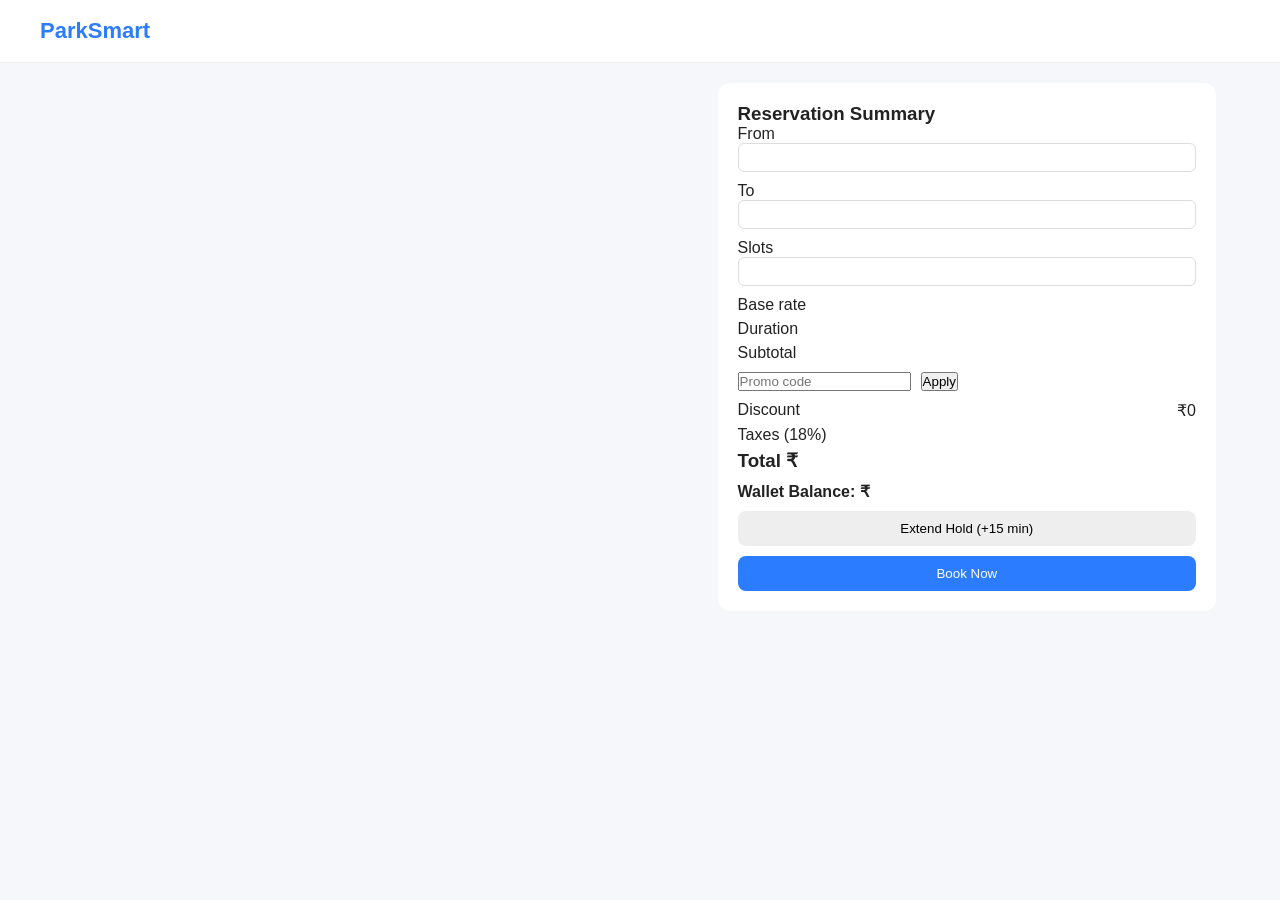
<file: booking.html>
<!DOCTYPE html>
<html lang="en">
<head>
  <meta charset="UTF-8">
  <title>Booking - ParkSmart</title>
  <link rel="stylesheet" href="booking.css">
</head>
<body>
<header class="navbar">
  <div class="logo">ParkSmart</div>
</header>
<div class="booking-container">

  <!-- LEFT (REUSED CARD) -->
  <div class="left-panel">
    <div id="bookingLeftCard"></div>
  </div>

  <!-- RIGHT -->
  <div class="right-panel">

    <h3>Reservation Summary</h3>

    <div class="row">
      <label>From</label>
      <input id="fromTime" readonly>
    </div>

    <div class="row">
      <label>To</label>
      <input id="toTime" readonly>
    </div>

    <div class="row">
      <label>Slots</label>
      <input id="slots" readonly>
    </div>

    <div class="summary">
      <p>Base rate <span id="baseRate"></span></p>
      <p>Duration <span id="duration"></span></p>
      <p>Subtotal <span id="subtotal"></span></p>

      <div class="promo">
        <input id="promoInput" placeholder="Promo code">
        <button onclick="applyPromo()">Apply</button>
      </div>

      <p>Discount <span id="discount">₹0</span></p>
      <p>Taxes (18%) <span id="tax"></span></p>

      <h3>Total ₹<span id="total"></span></h3>
    </div>

    <div class="wallet">
      Wallet Balance: ₹<span id="wallet"></span>
    </div>

    <button id="extendBtn" class="secondary-btn">
      Extend Hold (+15 min)
    </button>

    <button id="bookBtn" class="primary-btn">
      Book Now
    </button>

  </div>

</div>

<!-- MODAL FIRST -->
<div id="confirmModal" class="modal-overlay hidden">
  <div class="modal-box">
    <h3>Confirm Booking</h3>

    <p id="confirmText"></p>

    <div class="modal-actions">
      <button id="cancelBtn" class="secondary-btn">Cancel</button>
      <button id="confirmBtn" class="primary-btn">Confirm</button>
    </div>
  </div>
</div>
</div>
<!-- ✅ SCRIPT LAST -->
<script src="booking.js"></script>

</body>
</html>


</body>
</html>
</file>
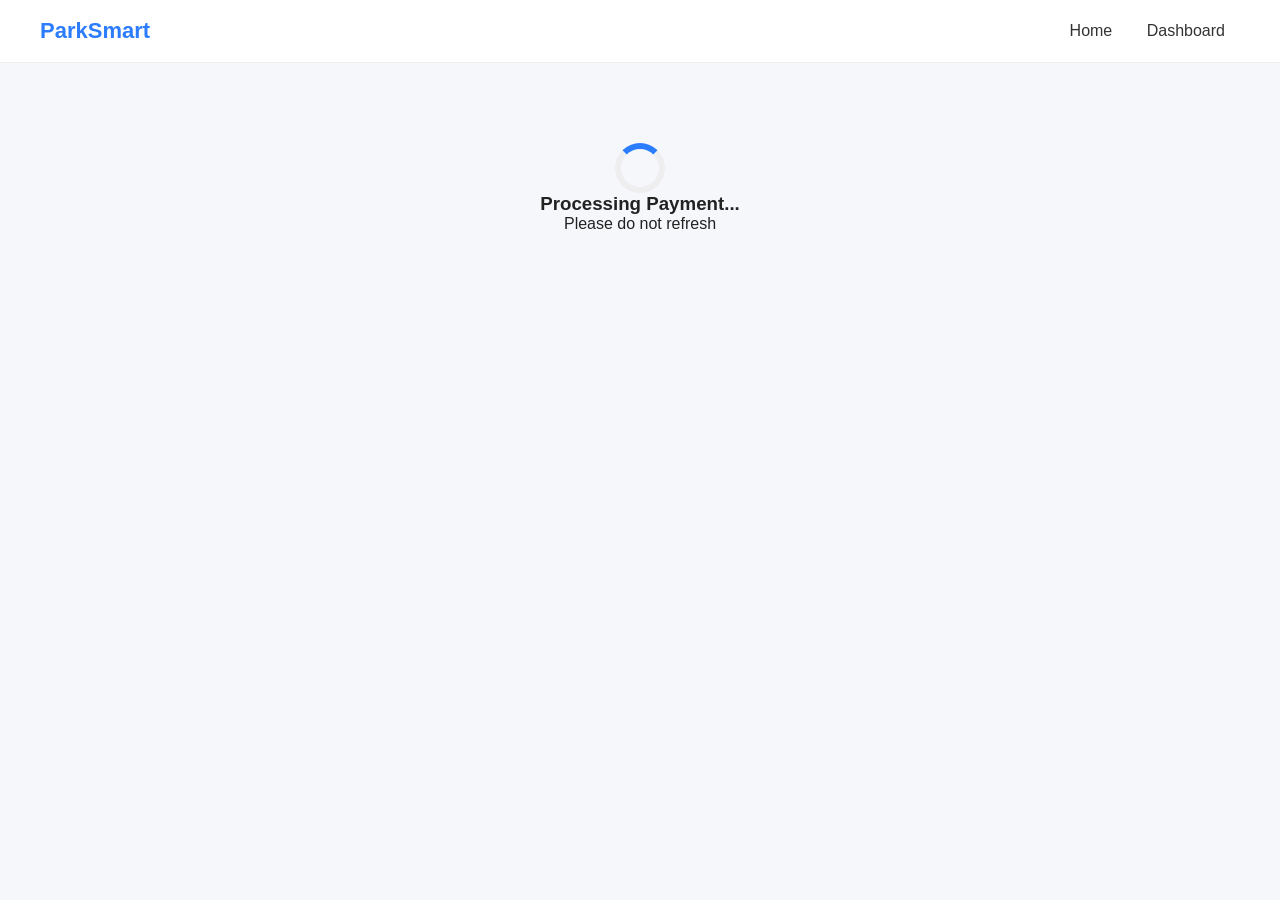
<file: confirmation.html>
<!DOCTYPE html>
<html lang="en">
<head>
  <meta charset="UTF-8">
  <title>Booking Confirmation - ParkSmart</title>
  <link rel="stylesheet" href="confirmation.css">
</head>
<body>

<!-- NAVBAR -->
<header class="navbar">
  <div class="logo">ParkSmart</div>

  <nav class="nav-links">
    <a href="#">Home</a>
    <a href="#" class="restricted">Dashboard</a>
  </nav>

</header>

<!-- MAIN -->
<div class="confirmation-container">

  <!-- PROCESSING -->
  <div id="loadingScreen" class="loading-screen">
    <div class="loader"></div>
    <h3>Processing Payment...</h3>
    <p>Please do not refresh</p>
  </div>

  <!-- SUCCESS -->
  <div id="successScreen" class="success-screen hidden">

    <h2>✅ Booking Confirmed</h2>

    <div id="bookingDetails" class="details"></div>

    <p class="redirect-text">
      Redirecting to dashboard in 
      <span id="countdown">30</span>s
    </p>

    <a href="dashboard.html" class="primary-btn">
      Go to Dashboard
    </a>

  </div>

</div>

<script src="confirmation.js"></script>
</body>
</html>
</file>
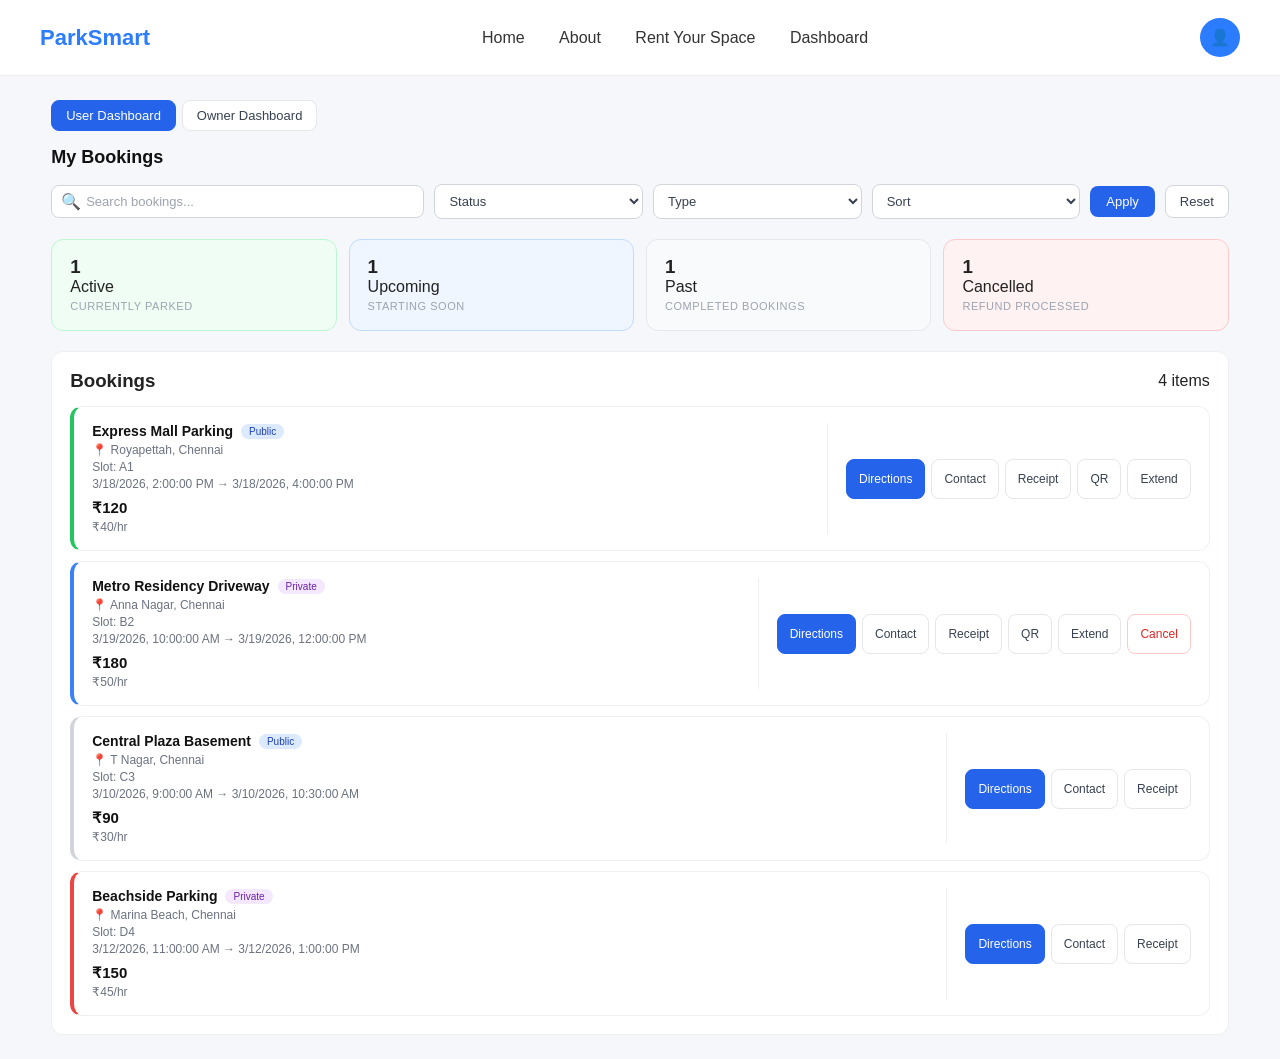
<file: dashboard.html>
<!DOCTYPE html>
<html lang="en">
<head>
<meta charset="UTF-8">
<title>ParkSmart Dashboard</title>
<link rel="stylesheet" href="dashboard.css">
</head>

<body>

<header class="navbar">
  <div class="logo">ParkSmart</div>

  <nav class="nav-links">
    <a href="#">Home</a>
    <a href="#">About</a>
    <a href="#" class="restricted">Rent Your Space</a>
    <a href="#" class="restricted">Dashboard</a>
  </nav>

  <div class="profile-menu">
    <div id="profileIcon" class="profile-icon">👤</div>
    <div id="profileDropdown" class="profile-dropdown hidden">
    </div>
  </div>
</header>
<div class="dashboard">
  <div class="view-toggle">
    <button class="active" onclick="showUser()">User Dashboard</button>
    <button onclick="showOwner()">Owner Dashboard</button>
  </div>
  <h2>My Bookings</h2>

  <!-- TOGGLE -->


  <!-- FILTER BAR -->
  <div class="filter-bar">

    <div class="search-box">
      <span class="search-icon">🔍</span>
      <input id="searchInput" placeholder="Search bookings...">
      <div id="searchDropdown" class="dropdown"></div>
    </div>

    <select id="statusFilter">
      <option value="">Status</option>
      <option value="active">Active</option>
      <option value="upcoming">Upcoming</option>
      <option value="past">Past</option>
      <option value="cancelled">Cancelled</option>
    </select>

    <select id="typeFilter">
      <option value="">Type</option>
      <option value="public">Public</option>
      <option value="private">Private</option>
    </select>

    <select id="sortFilter">
      <option value="">Sort</option>
      <option value="newest">Newest</option>
      <option value="oldest">Oldest</option>
    </select>

    <button class="apply" onclick="applyFilters()">Apply</button>
    <button class="reset" onclick="resetFilters()">Reset</button>

  </div>

  <!-- STATUS -->
  <div class="stats">

    <div class="stat-card active" onclick="filterByStatus('active')">
      <h3 id="activeCount">0</h3>
      <p>Active</p>
      <span>Currently parked</span>
    </div>



<div class="stat-card upcoming" onclick="filterByStatus('upcoming')">
      <h3 id="upcomingCount">0</h3>
      <p>Upcoming</p>
      <span>Starting soon</span>
    </div>

<div class="stat-card past" onclick="filterByStatus('past')">
      <h3 id="pastCount">0</h3>
      <p>Past</p>
      <span>Completed bookings</span>
    </div>

<div class="stat-card cancelled" onclick="filterByStatus('cancelled')">
      <h3 id="cancelCount">0</h3>
      <p>Cancelled</p>
      <span>Refund processed</span>
    </div>

  </div>

  <!-- BOOKINGS -->
  <div class="bookings-container">
    <div class="bookings-header">
      <h3>Bookings</h3>
      <span id="bookingCount"></span>
    </div>

    <div id="bookingList"></div>
  </div>

</div>

<!-- OWNER PAGE -->
<div id="ownerView" class="owner-view">
  <h2>🚧 Owner Dashboard</h2>
  <p>Under Construction</p>
</div>

<!-- MODAL -->
<div id="overlay" class="overlay" onclick="closeModal()"></div>
<div id="modal" class="modal"></div>

<script src="dashboard.js"></script>
</body>
</html>
</file>
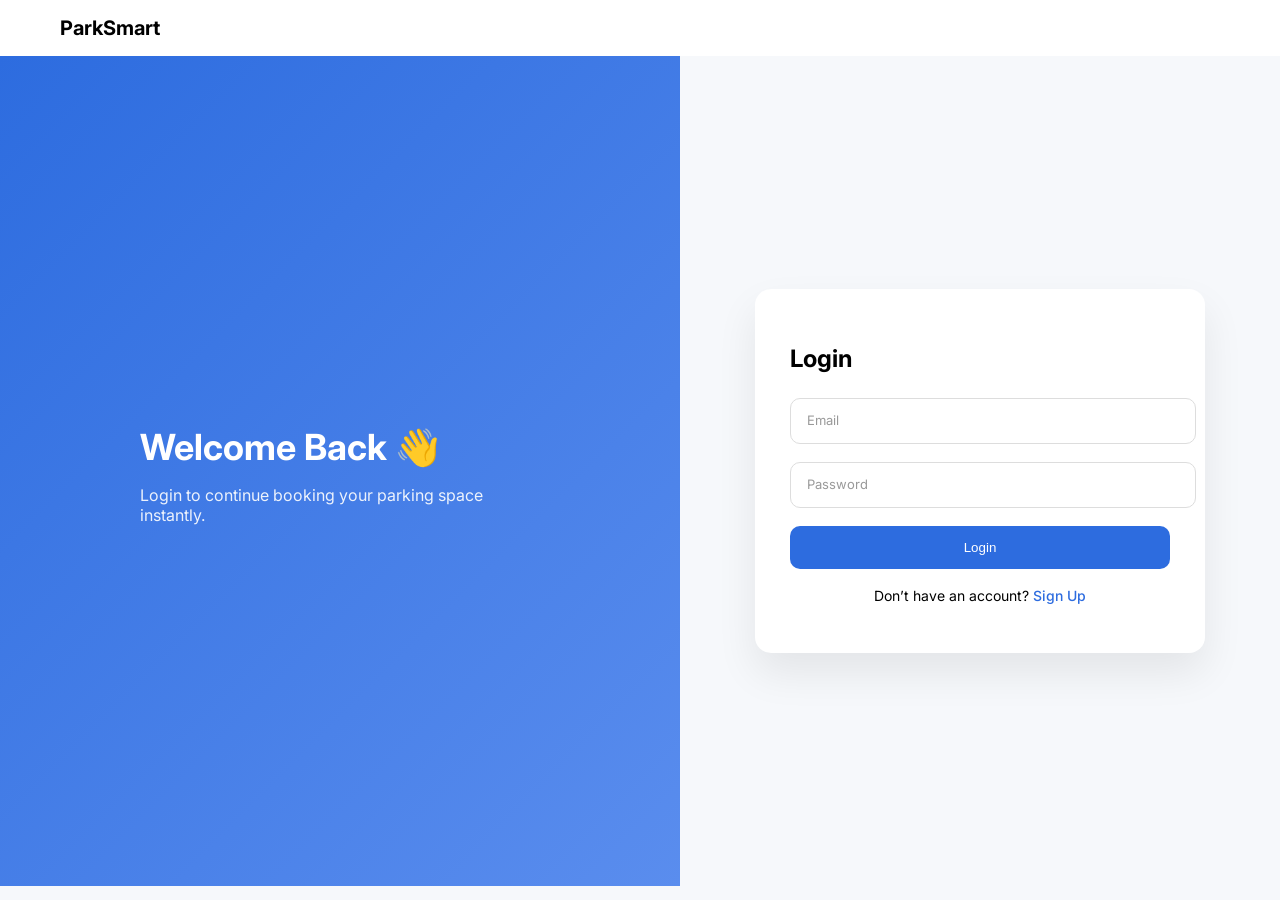
<file: login.html>
<!DOCTYPE html>
<html lang="en">
<head>
<meta charset="UTF-8">
<title>Login</title>

<link href="https://fonts.googleapis.com/css2?family=Inter:wght@300;400;500;600;700&display=swap" rel="stylesheet">
<link rel="stylesheet" href="auth.css">
</head>

<body>

<div class="navbar">
  <div class="logo">ParkSmart</div>
</div>

<div class="auth-wrapper">

  <div class="auth-left">
    <div class="auth-left-content">
      <h1>Welcome Back 👋</h1>
      <p>Login to continue booking your parking space instantly.</p>
    </div>
  </div>

  <div class="auth-right">
    <div class="auth-card">

      <h2>Login</h2>

      <div class="input-group">
        <input type="text" placeholder=" " required>
        <label>Email</label>
      </div>

      <div class="input-group">
        <input type="password" placeholder=" " required>
        <label>Password</label>
      </div>

      <button class="auth-btn" onclick="goTo('index.html')">Login</button>

      <p class="switch">
        Don’t have an account? <a href="signup.html">Sign Up</a>
      </p>

    </div>
  </div>

</div>

<script src="app.js"></script>
</body>
</html>
</file>
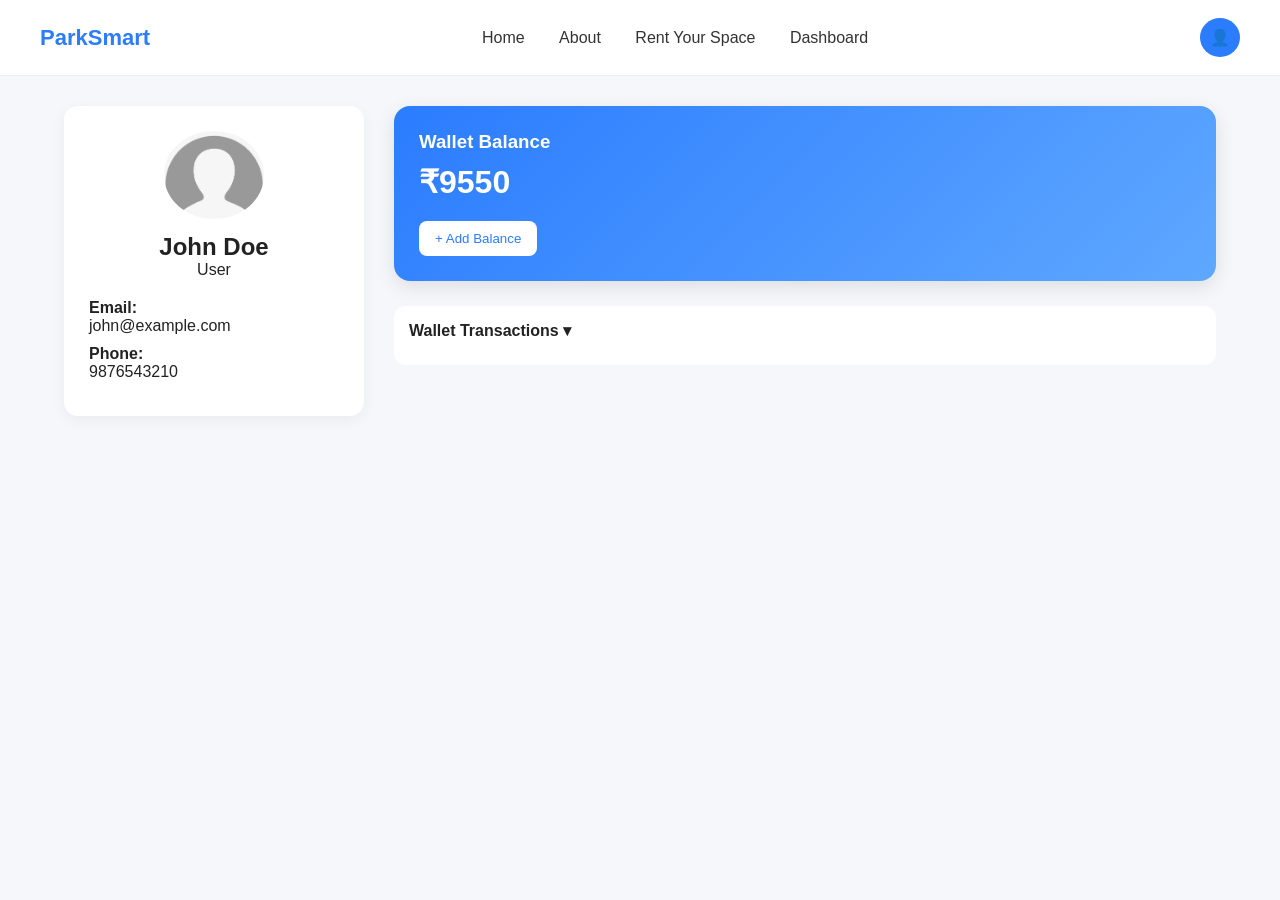
<file: profile.html>
<!DOCTYPE html>
<html lang="en">
<head>
  <meta charset="UTF-8">
  <title>Profile - ParkSmart</title>
  <link rel="stylesheet" href="profile-styles.css">
</head>
<body>

<!-- NAVBAR (same as your results page) -->
<header class="navbar">
  <div class="logo">ParkSmart</div>

  <nav class="nav-links">
    <a href="#">Home</a>
    <a href="#">About</a>
    <a href="#" class="restricted">Rent Your Space</a>
    <a href="#" class="restricted">Dashboard</a>
  </nav>

  <div class="profile-menu">
    <div id="profileIcon" class="profile-icon">👤</div>
    <div id="profileDropdown" class="profile-dropdown hidden">
    </div>
  </div>
</header>

<!-- MAIN -->
<div class="profile-container">

  <!-- LEFT: PROFILE CARD -->
  <div class="profile-card">

    <div class="profile-photo">
      <img src="profile-image.webp" alt="Profile">
    </div>

    <h2 id="userName">User Name</h2>
    <p id="userRole">Role</p>

    <div class="user-details">
      <div><span>Email:</span> <p id="userEmail"></p></div>
      <div><span>Phone:</span> <p id="userPhone"></p></div>
    </div>

  </div>

  <!-- RIGHT: WALLET -->
  <div class="wallet-section">

    <div class="wallet-card">
      <h3>Wallet Balance</h3>
      <div class="balance" id="walletBalance">₹0</div>

      <button id="addBalanceBtn" class="primary-btn">
        + Add Balance
      </button>
    </div>

    <!-- TRANSACTIONS -->
    <div class="transactions">

      <div class="transactions-header" onclick="toggleTransactions()">
        Wallet Transactions ▾
      </div>

      <div id="transactionsTable" class="transactions-table collapsed">
        <table>
          <thead>
            <tr>
              <th>ID</th>
              <th>Amount</th>
              <th>Type</th>
              <th>Description</th>
              <th>Date</th>
            </tr>
          </thead>
          <tbody id="transactionBody"></tbody>
        </table>
      </div>

    </div>

  </div>

</div>

<!-- MODAL -->
<div id="balanceModal" class="modal-overlay">
  <div class="modal-box">
    <span id="closeModal" class="close-btn">&times;</span>
    <h3>Feature not available</h3>
    <p>Adding balance will be available soon.</p>
  </div>
</div>

<script src="profile.js"></script>
</body>
</html>
</file>
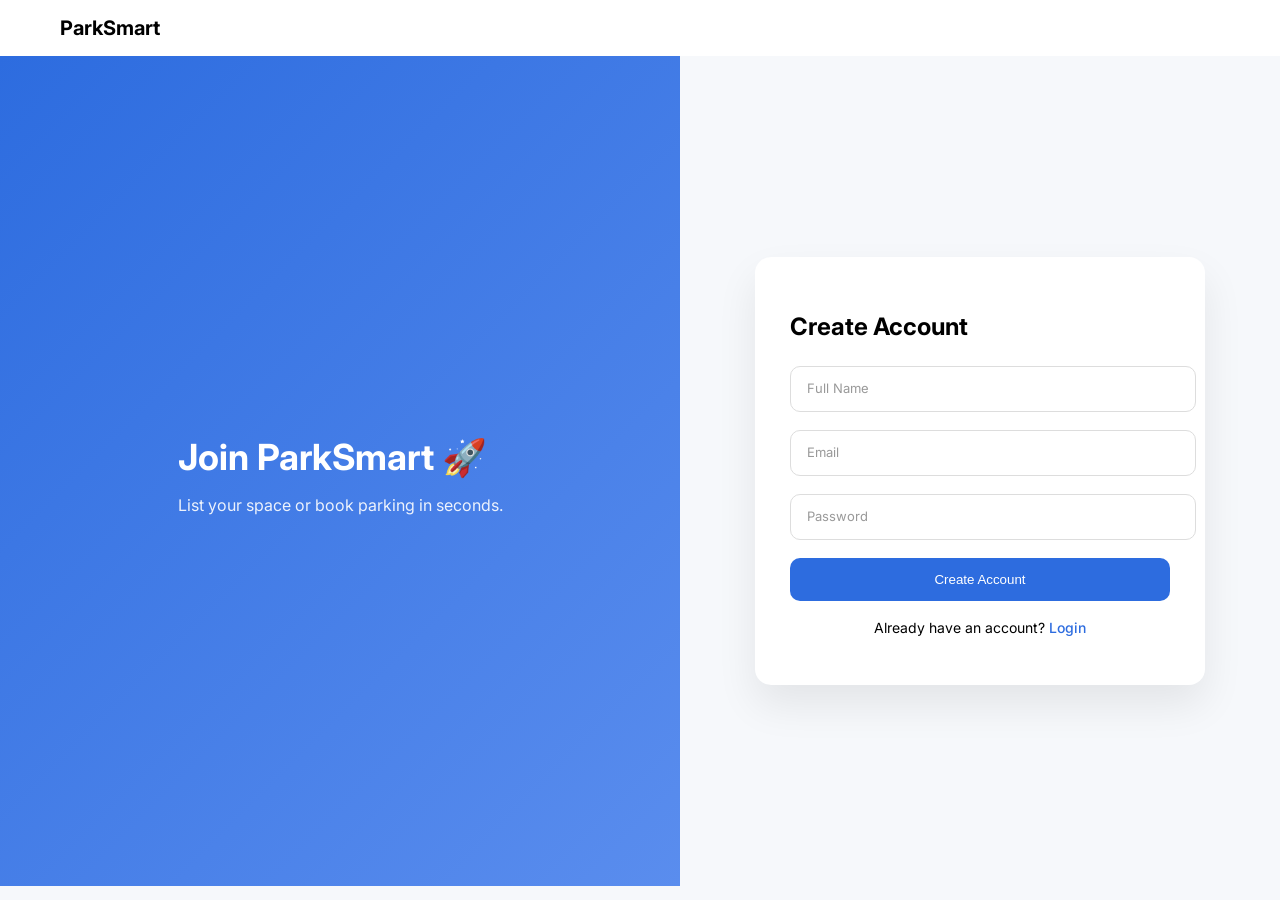
<file: signup.html>
<!DOCTYPE html>
<html lang="en">
<head>
<meta charset="UTF-8">
<title>Signup</title>

<link href="https://fonts.googleapis.com/css2?family=Inter:wght@300;400;500;600;700&display=swap" rel="stylesheet">
<link rel="stylesheet" href="auth.css">
</head>

<body>

<div class="navbar">
  <div class="logo">ParkSmart</div>
</div>

<div class="auth-wrapper">

  <div class="auth-left">
    <div class="auth-left-content">
      <h1>Join ParkSmart 🚀</h1>
      <p>List your space or book parking in seconds.</p>
    </div>
  </div>

  <div class="auth-right">
    <div class="auth-card">

      <h2>Create Account</h2>

      <div class="input-group">
        <input type="text" placeholder=" " required>
        <label>Full Name</label>
      </div>

      <div class="input-group">
        <input type="text" placeholder=" " required>
        <label>Email</label>
      </div>

      <div class="input-group">
        <input type="password" placeholder=" " required>
        <label>Password</label>
      </div>

      <button class="auth-btn" onclick="goTo('login.html')">Create Account</button>

      <p class="switch">
        Already have an account? <a href="login.html">Login</a>
      </p>

    </div>
  </div>

</div>

<script src="app.js"></script>
</body>
</html>
</file>
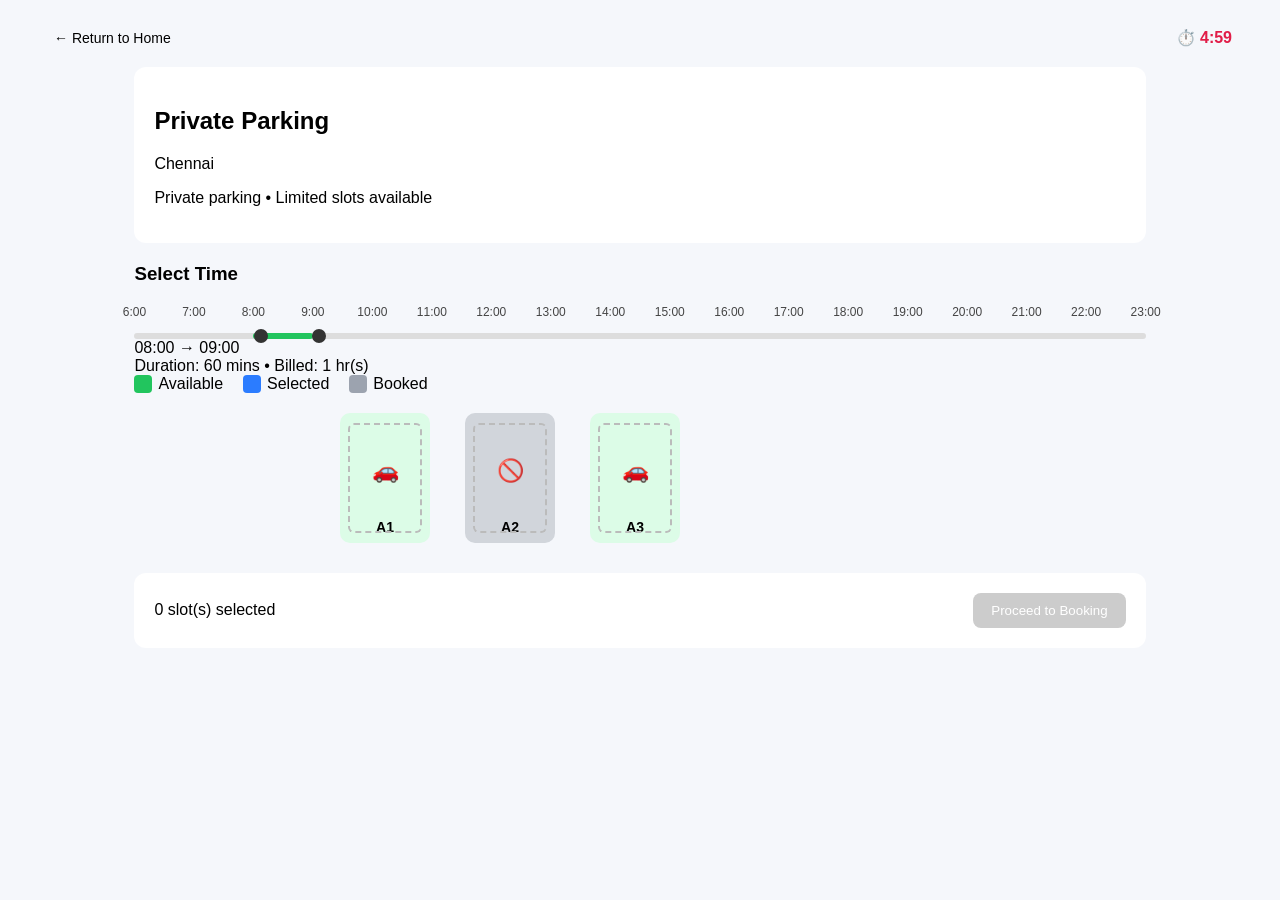
<file: slot-selection.html>
<!DOCTYPE html>
<html lang="en">
<head>
  <meta charset="UTF-8">
  <title>Select Slot - ParkSmart</title>
  <link rel="stylesheet" href="slot-selection.css">
</head>
<body>

<!-- TOP BAR -->
<div class="top-bar">
  <button onclick="goHome()" class="back-btn">← Return to Home</button>
  <div id="timer" class="timer">⏱️ 05:00</div>
</div>

<!-- MAIN -->
<div class="container">

  <!-- PARKING INFO -->
  <div class="space-info">
    <h2 id="spaceName"></h2>
    <p id="spaceLocation"></p>
    <p id="spaceDetails"></p>
  </div>
<!-- TIME SELECTION -->
<!-- TIME SELECTION -->
<div class="time-card">

  <h3>Select Time</h3>

  <div class="timeline-wrapper">

    <div id="timeLabels" class="time-labels"></div>

    <div class="timeline-bar">
      <div id="selectedRange" class="selected-range"></div>

      <input type="range" id="startRange" min="0" max="68" value="8">
      <input type="range" id="endRange" min="0" max="68" value="12">
    </div>

  </div>

  <div class="selected-time">
    <div id="selectedTimeText"></div>
    <div id="timeMeta" class="time-meta"></div>
  </div>

</div>
  <!-- LEGEND -->
  <div class="legend">
    <div><span class="slot available"></span> Available</div>
    <div><span class="slot selected"></span> Selected</div>
    <div><span class="slot booked"></span> Booked</div>
  </div>

  <!-- SLOT GRID -->
  <div id="slotsContainer" class="slots-container"></div>

  <!-- FOOTER -->
  <div class="bottom-bar">
    <div id="selectedCount">0 slots selected</div>
    <button id="proceedBtn" class="proceed-btn" disabled>
      Proceed to Booking
    </button>
  </div>

</div>

<script src="slot-selection.js"></script>
</body>
</html>
</file>
<file: booking.css>
* {
  margin: 0;
  padding: 0;
  box-sizing: border-box;
  font-family: "Segoe UI", sans-serif;
}

body {
  background: #f5f7fb;
  color: #222;
}

/* NAVBAR */
.navbar {
  display: flex;
  justify-content: space-between;
  align-items: center;
  padding: 18px 40px;
  background: #fff;
  border-bottom: 1px solid #eee;
}

.logo {
  font-size: 22px;
  font-weight: 700;
  color: #2b7cff;
}

/* LAYOUT */
.booking-container {
  display: flex;
  gap: 20px;
  width: 90%;
  margin: 20px auto;
}

/* LEFT PANEL */
.left-panel {
  width: 55%;
  max-height: 450px;
  overflow-y: auto;
}

/* RIGHT PANEL */
.right-panel {
  flex: 1;
  background: white;
  padding: 20px;
  border-radius: 12px;
}

/* FORM */
.row {
  margin-bottom: 10px;
}

.row input {
  width: 100%;
  padding: 6px;
  border: 1px solid #ddd;
  border-radius: 6px;
}

/* SUMMARY */
.summary p {
  display: flex;
  justify-content: space-between;
  margin: 6px 0;
}

.promo {
  display: flex;
  gap: 10px;
  margin: 10px 0;
}

.wallet {
  margin-top: 10px;
  font-weight: bold;
}

/* BUTTONS */
.primary-btn {
  width: 100%;
  padding: 10px;
  background: #2b7cff;
  color: white;
  border: none;
  border-radius: 8px;
  margin-top: 10px;
  cursor: pointer;
}

.secondary-btn {
  width: 100%;
  padding: 10px;
  margin-top: 10px;
  background: #eee;
  border: none;
  border-radius: 8px;
}

/* ===== REUSED RESULT CARD STYLES ===== */
.result-card {
  background: white;
  border-radius: 12px;
  padding: 15px;
  margin-bottom: 10px;
}

.card-left h3 {
  display: flex;
  gap: 10px;
  align-items: center;
}

.badge {
  padding: 2px 8px;
  border-radius: 6px;
  font-size: 12px;
}

.badge.public {
  background: #e0f2fe;
}

.badge.private {
  background: #f3e8ff;
}

.meta {
  font-size: 13px;
}

.distance {
  font-size: 13px;
}

.chip {
  background: #eee;
  padding: 3px 6px;
  border-radius: 6px;
  margin-right: 5px;
  font-size: 12px;
}

.card-right {
  display: flex;
  justify-content: space-between;
  align-items: center;
}

.price {
  font-weight: bold;
}

.extra-details {
  display: none;
  margin-top: 10px;
}

.extra-details.show {
  display: block;
}

.map-container {
  width: 100%;
  height: 250px;
  border-radius: 10px;
  overflow: hidden;
}

/* MODAL */
.modal-overlay {
  position: fixed;
  top: 0;
  left: 0;
  width: 100%;
  height: 100%;
  background: rgba(0,0,0,0.4);
  display: flex;
  justify-content: center;
  align-items: center;
  z-index: 1000;
}

.hidden {
  display: none;
}

.modal-box {
  background: white;
  padding: 20px;
  border-radius: 12px;
  width: 320px;
  text-align: center;
}

.modal-actions {
  display: flex;
  gap: 10px;
  margin-top: 15px;
}
</file>
<file: confirmation.css>
/* RESET */
* {
  margin: 0;
  padding: 0;
  box-sizing: border-box;
  font-family: "Segoe UI", sans-serif;
}

body {
  background: #f5f7fb;
  color: #222;
}

/* NAVBAR */
.navbar {
  display: flex;
  justify-content: space-between;
  align-items: center;
  padding: 18px 40px;
  background: #fff;
  border-bottom: 1px solid #eee;
}

.logo {
  font-size: 22px;
  font-weight: 700;
  color: #2b7cff;
}

.nav-links a {
  margin: 0 15px;
  text-decoration: none;
  color: #333;
  font-weight: 500;
}

/* CONTAINER */
.confirmation-container {
  text-align: center;
  margin-top: 80px;
}

/* LOADER */
.loader {
  border: 6px solid #eee;
  border-top: 6px solid #2b7cff;
  border-radius: 50%;
  width: 50px;
  height: 50px;
  margin: auto;
  animation: spin 1s linear infinite;
}

@keyframes spin {
  to { transform: rotate(360deg); }
}

.loading-screen {
  margin-top: 50px;
}

.success-screen {
  margin-top: 30px;
}

.hidden {
  display: none;
}

/* DETAILS */
.details {
  background: white;
  padding: 20px;
  border-radius: 12px;
  width: 350px;
  margin: 20px auto;
  text-align: left;
}

.redirect-text {
  margin-top: 10px;
}

/* BUTTON */
.primary-btn {
  display: inline-block;
  margin-top: 15px;
  padding: 10px 20px;
  background: #2b7cff;
  color: white;
  border-radius: 8px;
  text-decoration: none;
}
</file>
<file: dashboard.css>
/* RESET */
* {
  margin: 0;
  padding: 0;
  box-sizing: border-box;
  font-family: "Segoe UI", sans-serif;
}

body {
  background: #f5f7fb;
  color: #222;
}

/* NAVBAR */
.navbar {
  display: flex;
  justify-content: space-between;
  align-items: center;
  padding: 18px 40px;
  background: #fff;
  border-bottom: 1px solid #eee;
}

.logo {
  font-size: 22px;
  font-weight: 700;
  color: #2b7cff;
}

.nav-links a {
  margin: 0 15px;
  text-decoration: none;
  color: #333;
  font-weight: 500;
}

.profile-icon {
  background: #2b7cff;
  color: white;
  padding: 10px;
  border-radius: 50%;
  cursor: pointer;
}

/* PAGE */
.dashboard {
  width: 92%;
  margin: 24px auto;
}
.dashboard h2 {
  font-size: 18px;
  color: #111;
  margin-bottom: 16px;
}
/* TOGGLE */
.view-toggle {
  display: flex;
  gap: 6px;
  margin-bottom: 16px;
}

.view-toggle button {
  padding: 7px 14px;
  border: 1px solid #e5e7eb;
  background: white;
  border-radius: 8px;
  cursor: pointer;
  font-size: 13px;
  font-family: inherit;
  color: #374151;
  transition: background 0.15s;
}

.view-toggle button:hover { background: #f3f4f6; }

.view-toggle .active {
  background: #2563eb;
  color: white;
  border-color: #2563eb;
}

/* FILTER BAR */
.filter-bar {
  display: flex;
  gap: 10px;
  align-items: center;
  margin-bottom: 20px;
}

.search-box {
  flex: 2;
  position: relative;
  display: flex;
  align-items: center;
}

.search-box input {
  width: 100%;
  padding: 8px 10px 8px 34px;
  border: 1px solid #d1d5db;
  border-radius: 8px;
  font-size: 13px;
  font-family: inherit;
  color: #111;
  outline: none;
  transition: border-color 0.2s, box-shadow 0.2s;
}

.search-box input:focus {
  border-color: #6366f1;
  box-shadow: 0 0 0 3px rgba(99, 102, 241, 0.12);
}

.search-box input::placeholder { color: #9ca3af; }

.search-icon {
  position: absolute;
  left: 10px;
  color: #9ca3af;
}

#statusFilter,
#typeFilter,
#sortFilter {
  flex: 1;
  padding: 8px 10px;
  border: 1px solid #d1d5db;
  border-radius: 8px;
  font-size: 13px;
  font-family: inherit;
  color: #374151;
  background: white;
  outline: none;
  transition: border-color 0.2s;
}

#statusFilter:focus,
#typeFilter:focus,
#sortFilter:focus { border-color: #6366f1; }

/* BUTTONS */
.filter-bar button,
.actions button {
  font-family: inherit;
  cursor: pointer;
  border-radius: 8px;
  font-size: 13px;
  transition: background 0.15s;
}

.apply {
  padding: 8px 16px;
  background: #2563eb;
  color: white;
  border: none;
  white-space: nowrap;
}

.apply:hover { background: #1d4ed8; }

.reset {
  padding: 8px 14px;
  background: white;
  color: #374151;
  border: 1px solid #d1d5db;
}

.reset:hover { background: #f3f4f6; }

/* DROPDOWN */
.dropdown {
  position: absolute;
  width: 100%;
  background: white;
  border: 1px solid #e5e7eb;
  border-radius: 8px;
  top: 42px;
  display: none;
  z-index: 10;
  box-shadow: 0 4px 12px rgba(0,0,0,0.06);
}

.dropdown div {
  padding: 8px 12px;
  cursor: pointer;
  font-size: 13px;
  color: #374151;
}

.dropdown div:hover { background: #f9fafb; }

/* STATS */
.stats {
  display: grid;
  grid-template-columns: repeat(4, 1fr);
  gap: 12px;
}

.stat-card {
  background: white;
  padding: 16px 18px;
  border-radius: 12px;
  border: 1px solid #f0f0f0;
  cursor: pointer;
  transition: border-color 0.15s;
}
/* STATUS COLORS FOR STAT CARDS */
.stat-card.active {
  border: 1px solid #bbf7d0;
  background: #f0fdf4;
}

.stat-card.upcoming {
  border: 1px solid #bfdbfe;
  background: #eff6ff;
}

.stat-card.past {
  border: 1px solid #e5e7eb;
  background: #f9fafb;
}

.stat-card.cancelled {
  border: 1px solid #fecaca;
  background: #fef2f2;
}
.stat-card:hover { border-color: #d1d5db; }

.stat-card span {
  font-size: 11px;
  color: #9ca3af;
  text-transform: uppercase;
  letter-spacing: 0.05em;
}

/* BOOKINGS */
.bookings-container {
  margin-top: 20px;
  background: white;
  padding: 18px;
  border-radius: 12px;
  border: 1px solid #f0f0f0;
}

.bookings-header {
  display: flex;
  justify-content: space-between;
  align-items: center;
  margin-bottom: 14px;
}

/* CARD */
/* CARD */
.card {
  border-radius: 12px;
  padding: 16px 18px;
  margin-top: 10px;
  border: 1px solid #f0f0f0;
  border-left-width: 4px;
  background: white;
  display: flex;
  align-items: stretch;
  gap: 0;
}

.card.active    { border-left-color: #22c55e; }
.card.upcoming  { border-left-color: #3b82f6; }
.card.past      { border-left-color: #d1d5db; }
.card.cancelled { border-left-color: #ef4444; }

.card-info { flex: 1; min-width: 0; }
.card-info h3 { font-size: 14px; font-weight: 600; color: #111; margin-bottom: 4px; display: flex; align-items: center; gap: 8px; flex-wrap: wrap; }
.card-info p  { font-size: 12px; color: #6b7280; margin-top: 3px; }
.card-info h4 { font-size: 15px; font-weight: 600; color: #111; margin-top: 8px; }

/* TYPE BADGE */
.badge { font-size: 10px; font-weight: 500; padding: 2px 8px; border-radius: 20px; white-space: nowrap; }
.badge.public  { background: #dbeafe; color: #1e40af; }
.badge.private { background: #f3e8ff; color: #6b21a8; }

/* DIVIDER */
.card-divider { width: 1px; background: #f0f0f0; margin: 0 18px; flex-shrink: 0; }

/* ACTIONS */
.card-actions { display: flex; flex-direction: row; justify-content: center; align-items: center;gap: 6px; min-width: 130px; }
.card-actions button { width: 100%; height: 40px; padding: 7px 12px; border-radius: 8px; font-size: 12px; font-family: inherit; cursor: pointer; border: 1px solid #e5e7eb; background: white; color: #374151; transition: background 0.15s; white-space: nowrap; }
.card-actions button:hover { background: #f9fafb; }
.card-actions button.btn-primary { background: #2563eb; color: white; border-color: #2563eb; }
.card-actions button.btn-primary:hover { background: #1d4ed8; }
.card-actions button.btn-danger { color: #dc2626; border-color: #fecaca; }
.card-actions button.btn-danger:hover { background: #fff1f1; }

/* MODAL */
.overlay {
  display: none;
  position: fixed;
  inset: 0;
  background: rgba(0,0,0,0.45);
}

.modal {
  display: none;
  position: fixed;
  top: 50%;
  left: 50%;
  transform: translate(-50%, -50%);
  background: white;
  padding: 24px;
  border-radius: 12px;
  width: 420px;
  border: 1px solid #e5e7eb;
}

/* OWNER */
.owner-view {
  display: none;
  text-align: center;
  margin-top: 100px;
}
/* MODAL CONTENT */
.modal-header {
  display: flex;
  justify-content: space-between;
  align-items: flex-start;
  margin-bottom: 20px;
}

.modal-title {
  font-size: 16px;
  font-weight: 600;
  color: #111;
}

.modal-sub {
  font-size: 12px;
  color: #9ca3af;
  margin-top: 2px;
}

.close-btn {
  width: 28px;
  height: 28px;
  border-radius: 50%;
  border: 1px solid #e5e7eb;
  background: white;
  cursor: pointer;
  color: #6b7280;
  font-size: 15px;
  flex-shrink: 0;
}

.close-btn:hover { background: #f9fafb; }

.field {
  margin-bottom: 14px;
}

.field label {
  display: block;
  font-size: 12px;
  font-weight: 500;
  color: #374151;
  margin-bottom: 5px;
}

.field input,
.field select,
.field textarea {
  width: 100%;
  padding: 8px 11px;
  border: 1px solid #d1d5db;
  border-radius: 8px;
  font-size: 13px;
  font-family: inherit;
  color: #111;
  outline: none;
  background: white;
  transition: border-color 0.2s, box-shadow 0.2s;
}

.field input:focus,
.field select:focus,
.field textarea:focus {
  border-color: #6366f1;
  box-shadow: 0 0 0 3px rgba(99, 102, 241, 0.12);
}

.field textarea {
  resize: vertical;
  min-height: 90px;
  line-height: 1.5;
}

.field-row {
  display: grid;
  grid-template-columns: 1fr 1fr;
  gap: 10px;
}

.modal-divider {
  border: none;
  border-top: 1px solid #f0f0f0;
  margin: 18px 0;
}

.submit-btn {
  width: 100%;
  padding: 10px;
  background: #2563eb;
  color: white;
  border: none;
  border-radius: 8px;
  font-size: 14px;
  font-weight: 500;
  font-family: inherit;
  cursor: pointer;
  transition: background 0.15s;
}

.submit-btn:hover { background: #1d4ed8; }

.footer-note {
  text-align: center;
  font-size: 11px;
  color: #9ca3af;
  margin-top: 12px;
}
</file>
<file: auth.css>
body {
  margin: 0;
  font-family: 'Inter', sans-serif;
  background: #f6f8fb;
}

/* NAVBAR */
.navbar {
  display: flex;
  align-items: center;
  padding: 16px 60px;
  background: #fff;
}

.logo {
  font-weight: 700;
  font-size: 20px;
}

/* LAYOUT */
.auth-wrapper {
  display: flex;
  height: calc(100vh - 70px);
}

/* LEFT SIDE (visual) */
.auth-left {
  flex: 1;
  background: linear-gradient(135deg, #2d6cdf, #5a8dee);
  display: flex;
  justify-content: center;
  align-items: center;
  color: white;
  padding: 40px;
}

.auth-left-content {
  max-width: 400px;
}

.auth-left h1 {
  font-size: 36px;
  margin-bottom: 10px;
}

.auth-left p {
  opacity: 0.9;
}

/* RIGHT SIDE */
.auth-right {
  flex: 1;
  display: flex;
  justify-content: center;
  align-items: center;
}

/* CARD */
.auth-card {
  width: 380px;
  background: white;
  padding: 35px;
  border-radius: 16px;
  box-shadow: 0 20px 40px rgba(0,0,0,0.08);
  transition: 0.3s;
}

.auth-card:hover {
  transform: translateY(-4px);
}

/* TITLE */
.auth-card h2 {
  margin-bottom: 25px;
}

/* FLOATING INPUT */
.input-group {
  position: relative;
  margin-bottom: 18px;
}

.input-group input {
  width: 100%;
  padding: 14px 12px;
  border-radius: 10px;
  border: 1px solid #ddd;
  outline: none;
  font-size: 14px;
}

.input-group label {
  position: absolute;
  left: 12px;
  top: 14px;
  color: #999;
  font-size: 13px;
  transition: 0.2s;
  pointer-events: none;
  background: white;
  padding: 0 5px;
}

/* FLOAT EFFECT */
.input-group input:focus + label,
.input-group input:not(:placeholder-shown) + label {
  top: -7px;
  font-size: 11px;
  color: #2d6cdf;
}

/* BUTTON */
.auth-btn {
  width: 100%;
  padding: 14px;
  border-radius: 10px;
  border: none;
  background: #2d6cdf;
  color: white;
  font-weight: 500;
  cursor: pointer;
  transition: 0.2s;
}

.auth-btn:hover {
  background: #1f54b8;
}

.auth-btn:active {
  transform: scale(0.97);
}

/* SWITCH */
.switch {
  margin-top: 18px;
  font-size: 14px;
  text-align: center;
}

.switch a {
  color: #2d6cdf;
  text-decoration: none;
  font-weight: 500;
}
</file>
<file: profile-styles.css>
* {
  margin: 0;
  padding: 0;
  box-sizing: border-box;
  font-family: "Segoe UI", sans-serif;
}

body {
  background: #f5f7fb;
  color: #222;
}

/* NAVBAR */
.navbar {
  display: flex;
  justify-content: space-between;
  align-items: center;
  padding: 18px 40px;
  background: #fff;
  border-bottom: 1px solid #eee;
}

.logo {
  font-size: 22px;
  font-weight: 700;
  color: #2b7cff;
}

.nav-links a {
  margin: 0 15px;
  text-decoration: none;
  color: #333;
  font-weight: 500;
}

.profile-icon {
  background: #2b7cff;
  color: white;
  padding: 10px;
  border-radius: 50%;
  cursor: pointer;
}

/* LAYOUT */
.profile-container {
  display: flex;
  gap: 30px;
  width: 90%;
  margin: 30px auto;
}

/* PROFILE CARD */
.profile-card {
  width: 300px;
  background: #fff;
  border-radius: 14px;
  padding: 25px;
  text-align: center;
  box-shadow: 0 4px 15px rgba(0,0,0,0.05);
}

.profile-photo img {
  width: 100px;
  border-radius: 50%;
  margin-bottom: 10px;
}

.user-details {
  margin-top: 20px;
  text-align: left;
}

.user-details div {
  margin-bottom: 10px;
}

.user-details span {
  font-weight: 600;
}

/* WALLET */
.wallet-section {
  flex: 1;
}

.wallet-card {
  background: linear-gradient(135deg, #2b7cff, #5fa8ff);
  color: white;
  padding: 25px;
  border-radius: 16px;
  box-shadow: 0 6px 20px rgba(0,0,0,0.1);
}

.balance {
  font-size: 32px;
  font-weight: bold;
  margin: 10px 0 20px;
}

/* BUTTON */
.primary-btn {
  background: white;
  color: #2b7cff;
  border: none;
  padding: 10px 16px;
  border-radius: 8px;
  cursor: pointer;
}

/* TRANSACTIONS */
.transactions {
  margin-top: 25px;
  background: #fff;
  border-radius: 12px;
  padding: 15px;
}

.transactions-header {
  font-weight: 600;
  cursor: pointer;
  margin-bottom: 10px;
}

.transactions-table {
  overflow: hidden;
  transition: 0.3s ease;
}

.transactions-table.collapsed {
  display: none;
}

table {
  width: 100%;
  border-collapse: collapse;
  text-align: center;
}

th, td {
  padding: 10px;
  font-size: 14px;
  border-bottom: 1px solid #eee;
}

/* MODAL */
.modal-overlay {
  position: fixed;
  top: 0;
  left: 0;
  width: 100%;
  height: 100%;
  display: none;
  background: rgba(0,0,0,0.4);
  justify-content: center;
  align-items: center;
}

.modal-overlay.active {
  display: flex;
}

.modal-box {
  background: white;
  padding: 20px;
  border-radius: 12px;
}

.close-btn {
  float: right;
  cursor: pointer;
}

/* NAVBAR FIX */
.nav-links a {
  text-decoration: none;
  color: #333;
  font-weight: 500;
}

.nav-links a:hover {
  color: #2b7cff;
}
</file>
<file: slot-selection.css>
body {
  background: #f5f7fb;
  font-family: "Segoe UI", sans-serif;
}

/* TOP BAR */
.top-bar {
  display: flex;
  justify-content: space-between;
  padding: 20px 40px;
}

.back-btn {
  background: none;
  border: none;
  font-size: 14px;
  cursor: pointer;
}

.timer {
  font-weight: bold;
  color: #e11d48;
}

/* CONTAINER */
.container {
  width: 80%;
  margin: auto;
}

/* INFO */
.space-info {
  background: white;
  padding: 20px;
  border-radius: 12px;
  margin-bottom: 20px;
}

/* LEGEND */
.legend {
  display: flex;
  gap: 20px;
  margin-bottom: 20px;
}

.legend div {
  display: flex;
  align-items: center;
  gap: 6px;
}

.slot {
  width: 18px;
  height: 18px;
  border-radius: 4px;
  display: inline-block;
}

/* SLOT COLORS */
.available {
  background: #22c55e;
}

.selected {
  background: #2b7cff;
}

.booked {
  background: #9ca3af;
}

/* PARKING GRID */
.slots-container {
  display: grid;
  grid-template-columns: repeat(5, 100px);
  gap: 25px;
  justify-content: center;
  margin-top: 20px;
}

/* SLOT BASE */
.parking-slot {
  width: 90px;
  height: 130px;
  border-radius: 10px;
  position: relative;
  background: #e5e7eb;
  display: flex;
  align-items: flex-end;
  justify-content: center;
  font-weight: bold;
  cursor: pointer;
  transition: 0.25s;
}

/* PARKING LINES */
.parking-slot::before {
  content: "";
  position: absolute;
  top: 10px;
  left: 8px;
  right: 8px;
  bottom: 10px;
  border: 2px dashed #bbb;
  border-radius: 6px;
}

/* CAR ICON */
.parking-slot::after {
  content: "🚗";
  position: absolute;
  top: 35%;
  font-size: 22px;
}

/* SLOT LABEL */
.parking-slot span {
  margin-bottom: 8px;
  font-size: 14px;
}

/* AVAILABLE */
.parking-slot.available {
  background: #dcfce7;
}

.parking-slot.available:hover {
  transform: scale(1.05);
}

/* SELECTED */
.parking-slot.selected {
  background: #2b7cff;
  color: white;
}

.parking-slot.selected::after {
  content: "🚘";
}

/* BOOKED */
.parking-slot.booked {
  background: #d1d5db;
  cursor: not-allowed;
}

.parking-slot.booked::after {
  content: "🚫";
}

/* BOTTOM BAR */
.bottom-bar {
  margin-top: 30px;
  padding: 20px;
  background: white;
  border-radius: 12px;
  display: flex;
  justify-content: space-between;
  align-items: center;
}

.proceed-btn {
  background: #2b7cff;
  color: white;
  border: none;
  padding: 10px 18px;
  border-radius: 8px;
  cursor: pointer;
}

.proceed-btn:disabled {
  background: #ccc;
  cursor: not-allowed;
}
/* WRAPPER */
.timeline-wrapper {
  margin-top: 20px;
}

/* LABELS */
.time-labels {
  position: relative;
  height: 20px;
  margin-bottom: 8px;
}

.time-labels span {
  position: absolute;
  transform: translateX(-50%);
  font-size: 12px;
  color: #444;
}

/* BAR */
.timeline-bar {
  position: relative;
  height: 6px;
  background: #ddd;
  border-radius: 10px;
}

/* SELECTED RANGE */
.selected-range {
  position: absolute;
  height: 6px;
  background: #22c55e;
  border-radius: 10px;
  top: 0;
}

/* RANGE INPUT */
.timeline-bar input[type=range] {
  position: absolute;
  width: 100%;
  top: -6px;
  pointer-events: none;
  -webkit-appearance: none;
  background: none;
}

.timeline-bar input[type=range]::-webkit-slider-thumb {
  pointer-events: all;
  width: 14px;
  height: 14px;
  background: #333;
  border-radius: 50%;
  cursor: pointer;
  -webkit-appearance: none;
}
</file>
